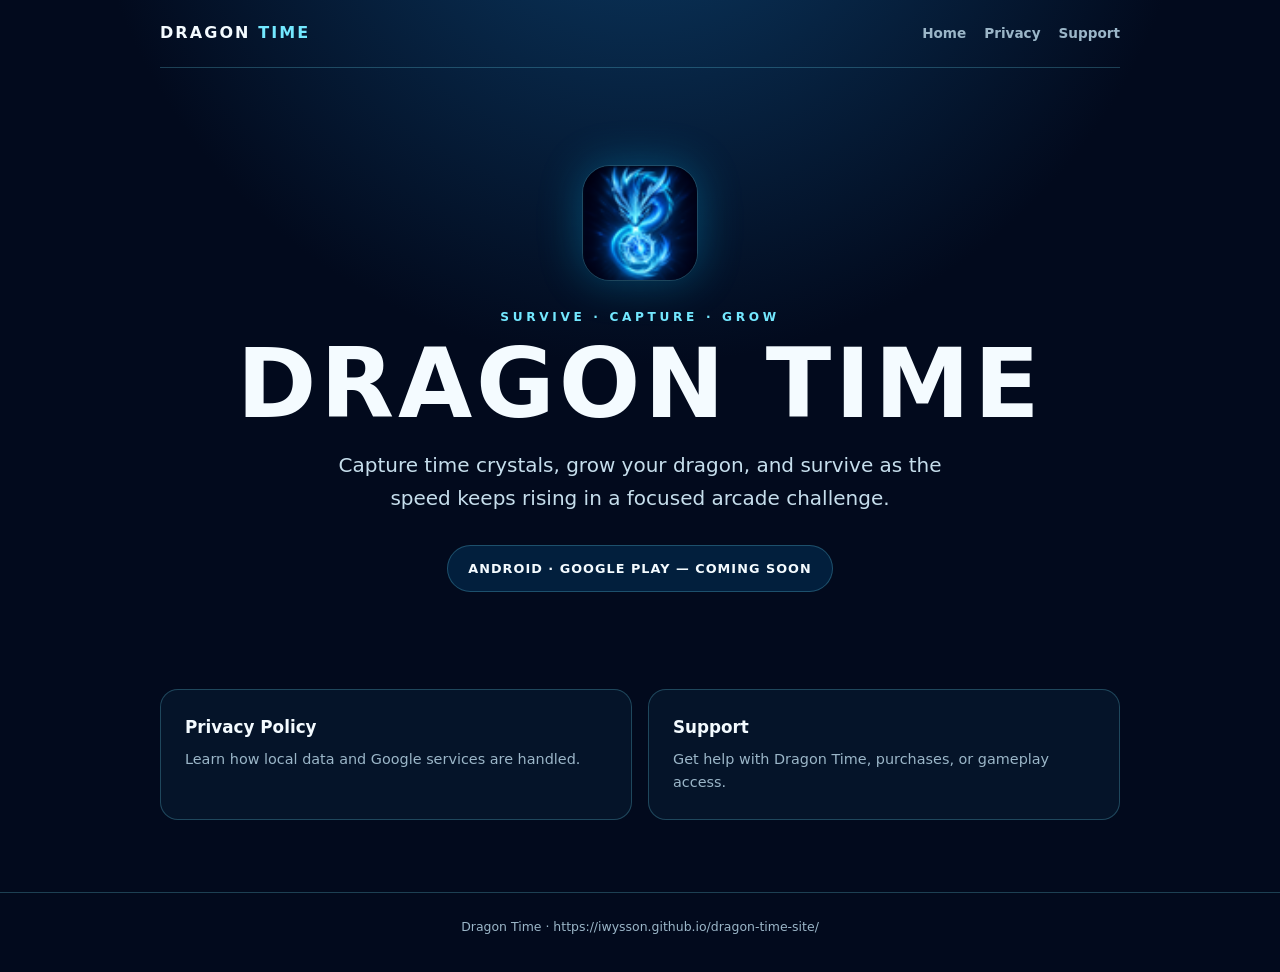
<file: index.html>
<!doctype html>
<html lang="en">
<head>
  <meta charset="utf-8">
  <meta name="viewport" content="width=device-width,initial-scale=1">
  <meta name="description" content="Dragon Time is a fast arcade game about survival, time crystals, growth, and speed.">
  <title>Dragon Time — Official Site</title>
  <link rel="icon" href="assets/dragon-time-icon.png">
  <link rel="stylesheet" href="assets/site.css">
</head>
<body>
  <header class="shell nav">
    <a class="brand" href="./">DRAGON <span>TIME</span></a>
    <nav class="nav-links" aria-label="Primary navigation">
      <a href="./">Home</a><a href="privacy/">Privacy</a><a href="support/">Support</a>
    </nav>
  </header>
  <main>
    <section class="shell hero">
      <div>
        <img class="icon" src="./assets/dragon-time-icon.png" width="116" height="116" alt="Dragon Time app icon">
        <p class="eyebrow">SURVIVE · CAPTURE · GROW</p>
        <h1>DRAGON TIME</h1>
        <p class="lead">Capture time crystals, grow your dragon, and survive as the speed keeps rising in a focused arcade challenge.</p>
        <span class="badge">ANDROID · GOOGLE PLAY — COMING SOON</span>
      </div>
    </section>
    <section class="shell cards" aria-label="Information">
      <a class="card" href="privacy/"><h2>Privacy Policy</h2><p>Learn how local data and Google services are handled.</p></a>
      <a class="card" href="support/"><h2>Support</h2><p>Get help with Dragon Time, purchases, or gameplay access.</p></a>
    </section>
  </main>
  <footer><div class="shell">Dragon Time · <span>https://iwysson.github.io/dragon-time-site/</span></div></footer>
</body>
</html>
</file>
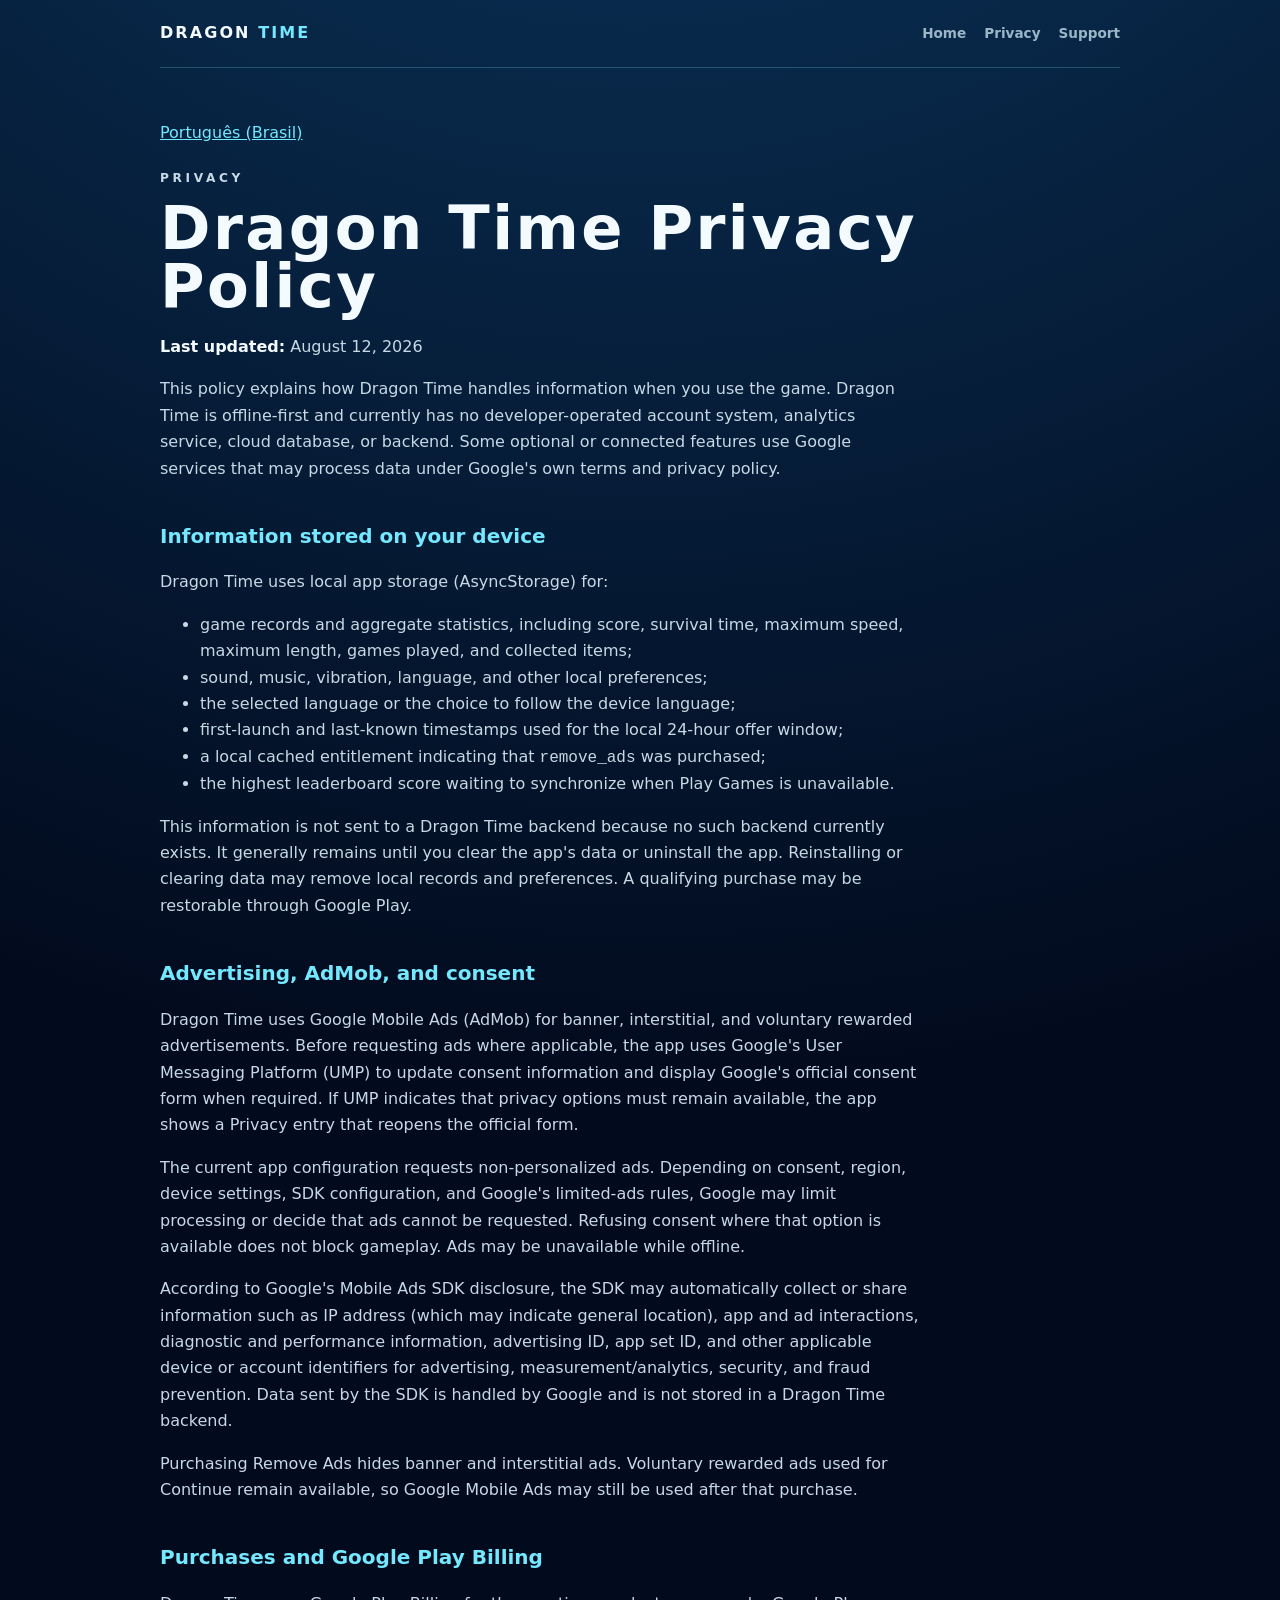
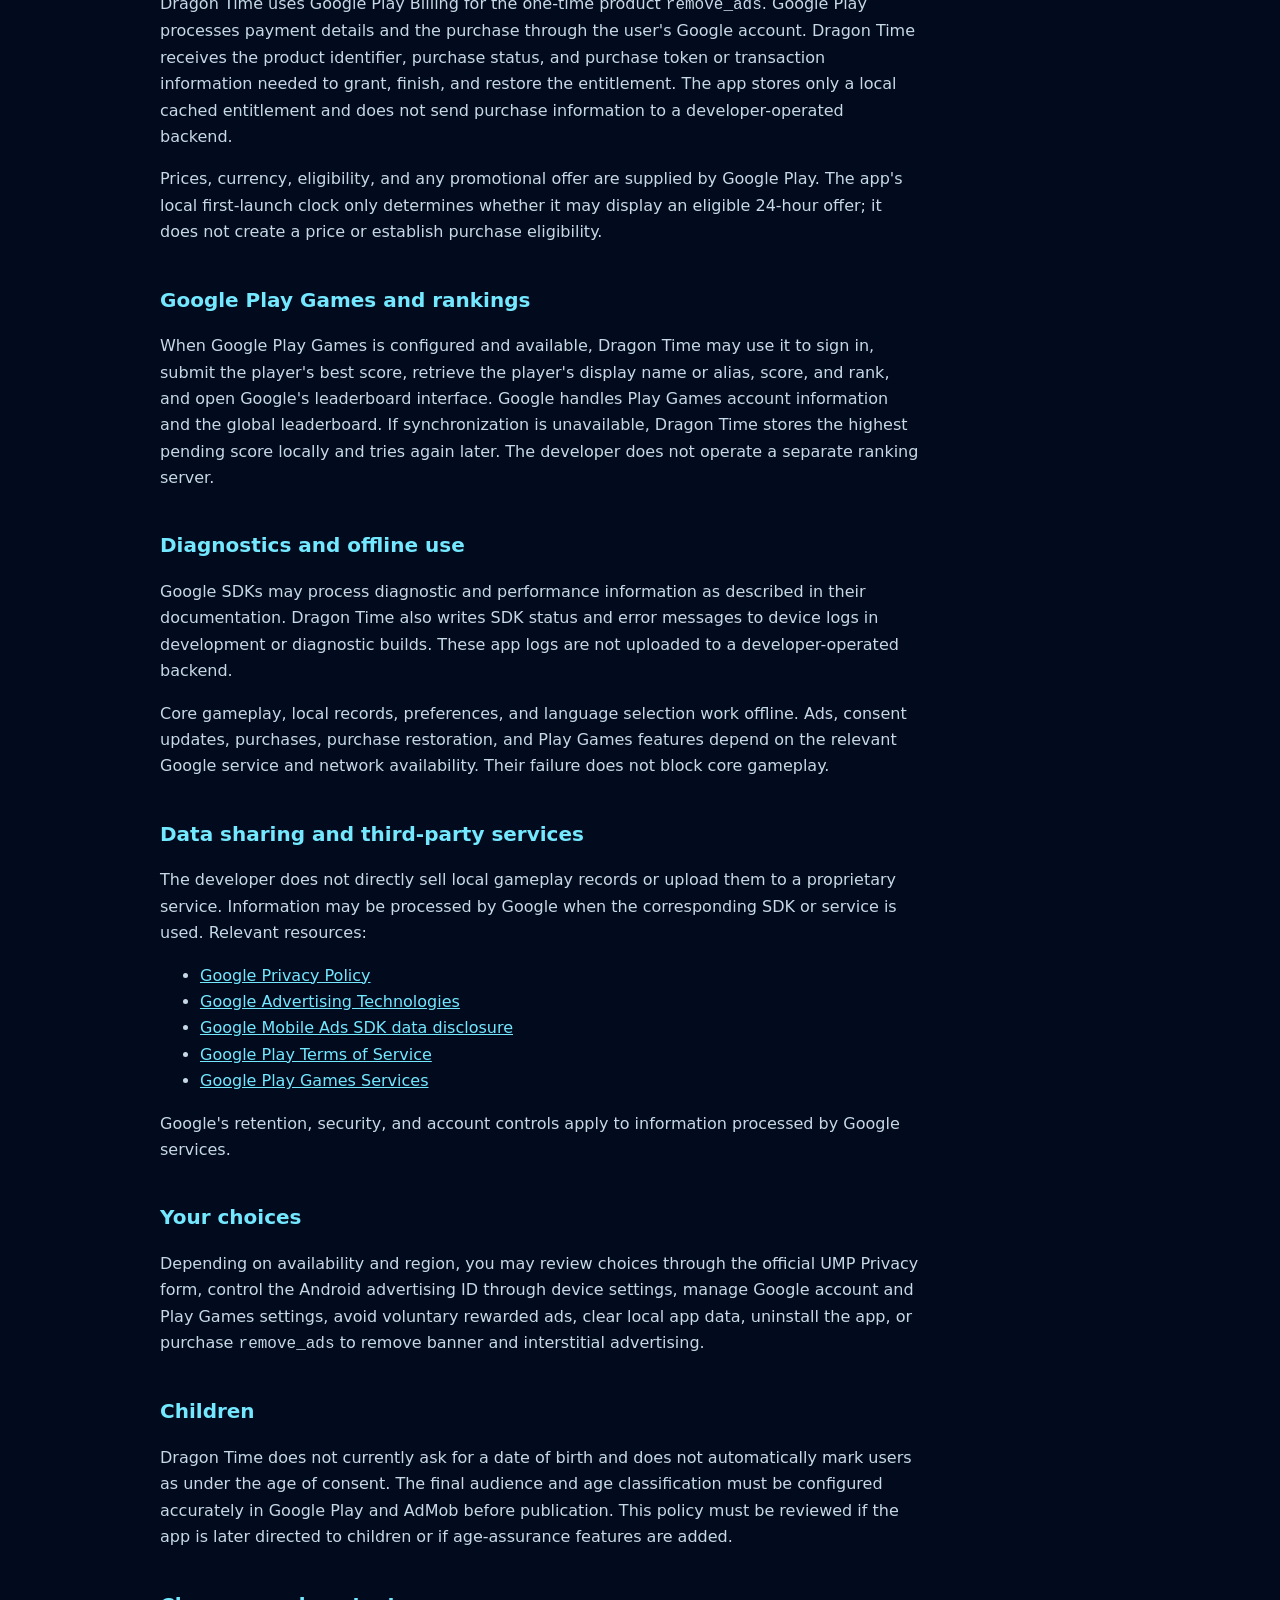
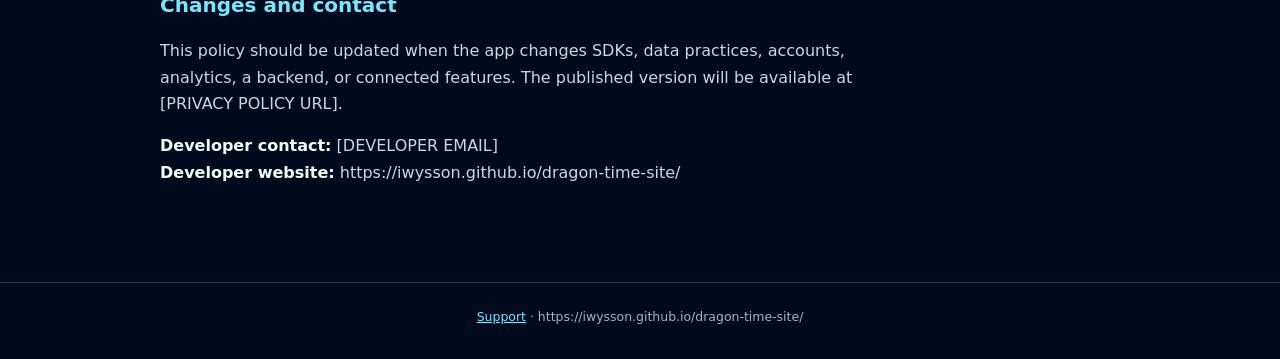
<file: privacy/index.html>
<!doctype html>
<html lang="en">
<head>
  <meta charset="utf-8">
  <meta name="viewport" content="width=device-width,initial-scale=1">
  <meta name="description" content="Dragon Time Privacy Policy.">
  <title>Privacy Policy — Dragon Time</title>
  <link rel="icon" href="../assets/dragon-time-icon.png">
  <link rel="stylesheet" href="../assets/site.css">
</head>
<body>
  <header class="shell nav">
    <a class="brand" href="../">DRAGON <span>TIME</span></a>
    <nav class="nav-links" aria-label="Primary navigation"><a href="../">Home</a><a href="./">Privacy</a><a href="../support/">Support</a></nav>
  </header>
  <main class="shell content"><article>
    <a class="language-switch" href="pt-br/" lang="pt-BR">Português (Brasil)</a>
    <p class="eyebrow">PRIVACY</p><h1>Dragon Time Privacy Policy</h1><p><strong>Last updated:</strong> August 12, 2026</p>
    <p>This policy explains how Dragon Time handles information when you use the game. Dragon Time is offline-first and currently has no developer-operated account system, analytics service, cloud database, or backend. Some optional or connected features use Google services that may process data under Google's own terms and privacy policy.</p>

    <h2>Information stored on your device</h2>
    <p>Dragon Time uses local app storage (AsyncStorage) for:</p>
    <ul><li>game records and aggregate statistics, including score, survival time, maximum speed, maximum length, games played, and collected items;</li><li>sound, music, vibration, language, and other local preferences;</li><li>the selected language or the choice to follow the device language;</li><li>first-launch and last-known timestamps used for the local 24-hour offer window;</li><li>a local cached entitlement indicating that <code>remove_ads</code> was purchased;</li><li>the highest leaderboard score waiting to synchronize when Play Games is unavailable.</li></ul>
    <p>This information is not sent to a Dragon Time backend because no such backend currently exists. It generally remains until you clear the app's data or uninstall the app. Reinstalling or clearing data may remove local records and preferences. A qualifying purchase may be restorable through Google Play.</p>

    <h2>Advertising, AdMob, and consent</h2>
    <p>Dragon Time uses Google Mobile Ads (AdMob) for banner, interstitial, and voluntary rewarded advertisements. Before requesting ads where applicable, the app uses Google's User Messaging Platform (UMP) to update consent information and display Google's official consent form when required. If UMP indicates that privacy options must remain available, the app shows a Privacy entry that reopens the official form.</p>
    <p>The current app configuration requests non-personalized ads. Depending on consent, region, device settings, SDK configuration, and Google's limited-ads rules, Google may limit processing or decide that ads cannot be requested. Refusing consent where that option is available does not block gameplay. Ads may be unavailable while offline.</p>
    <p>According to Google's Mobile Ads SDK disclosure, the SDK may automatically collect or share information such as IP address (which may indicate general location), app and ad interactions, diagnostic and performance information, advertising ID, app set ID, and other applicable device or account identifiers for advertising, measurement/analytics, security, and fraud prevention. Data sent by the SDK is handled by Google and is not stored in a Dragon Time backend.</p>
    <p>Purchasing Remove Ads hides banner and interstitial ads. Voluntary rewarded ads used for Continue remain available, so Google Mobile Ads may still be used after that purchase.</p>

    <h2>Purchases and Google Play Billing</h2>
    <p>Dragon Time uses Google Play Billing for the one-time product <code>remove_ads</code>. Google Play processes payment details and the purchase through the user's Google account. Dragon Time receives the product identifier, purchase status, and purchase token or transaction information needed to grant, finish, and restore the entitlement. The app stores only a local cached entitlement and does not send purchase information to a developer-operated backend.</p>
    <p>Prices, currency, eligibility, and any promotional offer are supplied by Google Play. The app's local first-launch clock only determines whether it may display an eligible 24-hour offer; it does not create a price or establish purchase eligibility.</p>

    <h2>Google Play Games and rankings</h2>
    <p>When Google Play Games is configured and available, Dragon Time may use it to sign in, submit the player's best score, retrieve the player's display name or alias, score, and rank, and open Google's leaderboard interface. Google handles Play Games account information and the global leaderboard. If synchronization is unavailable, Dragon Time stores the highest pending score locally and tries again later. The developer does not operate a separate ranking server.</p>

    <h2>Diagnostics and offline use</h2>
    <p>Google SDKs may process diagnostic and performance information as described in their documentation. Dragon Time also writes SDK status and error messages to device logs in development or diagnostic builds. These app logs are not uploaded to a developer-operated backend.</p>
    <p>Core gameplay, local records, preferences, and language selection work offline. Ads, consent updates, purchases, purchase restoration, and Play Games features depend on the relevant Google service and network availability. Their failure does not block core gameplay.</p>

    <h2>Data sharing and third-party services</h2>
    <p>The developer does not directly sell local gameplay records or upload them to a proprietary service. Information may be processed by Google when the corresponding SDK or service is used. Relevant resources:</p>
    <ul><li><a href="https://policies.google.com/privacy">Google Privacy Policy</a></li><li><a href="https://policies.google.com/technologies/ads">Google Advertising Technologies</a></li><li><a href="https://developers.google.com/admob/android/privacy/play-data-disclosure">Google Mobile Ads SDK data disclosure</a></li><li><a href="https://play.google.com/about/play-terms/">Google Play Terms of Service</a></li><li><a href="https://developers.google.com/games/services">Google Play Games Services</a></li></ul>
    <p>Google's retention, security, and account controls apply to information processed by Google services.</p>

    <h2>Your choices</h2>
    <p>Depending on availability and region, you may review choices through the official UMP Privacy form, control the Android advertising ID through device settings, manage Google account and Play Games settings, avoid voluntary rewarded ads, clear local app data, uninstall the app, or purchase <code>remove_ads</code> to remove banner and interstitial advertising.</p>

    <h2>Children</h2>
    <p>Dragon Time does not currently ask for a date of birth and does not automatically mark users as under the age of consent. The final audience and age classification must be configured accurately in Google Play and AdMob before publication. This policy must be reviewed if the app is later directed to children or if age-assurance features are added.</p>

    <h2>Changes and contact</h2>
    <p>This policy should be updated when the app changes SDKs, data practices, accounts, analytics, a backend, or connected features. The published version will be available at [PRIVACY POLICY URL].</p>
    <p><strong>Developer contact:</strong> [DEVELOPER EMAIL]<br><strong>Developer website:</strong> https://iwysson.github.io/dragon-time-site/</p>
  </article></main>
  <footer><div class="shell"><a href="../support/">Support</a> · https://iwysson.github.io/dragon-time-site/</div></footer>
</body>
</html>
</file>
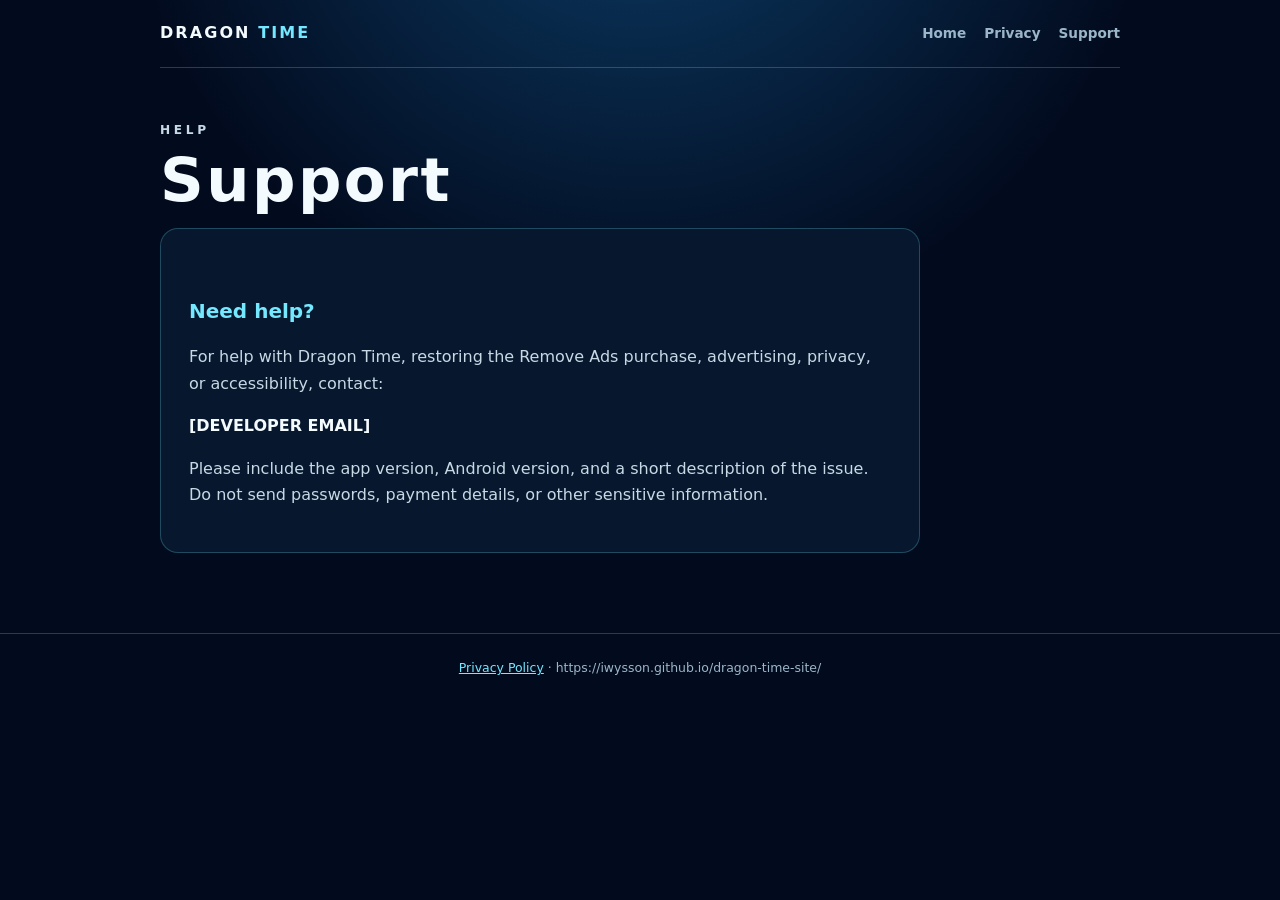
<file: support/index.html>
<!doctype html>
<html lang="en">
<head>
  <meta charset="utf-8">
  <meta name="viewport" content="width=device-width,initial-scale=1">
  <meta name="description" content="Dragon Time support and contact information.">
  <title>Support — Dragon Time</title>
  <link rel="icon" href="../assets/dragon-time-icon.png">
  <link rel="stylesheet" href="../assets/site.css">
</head>
<body>
  <header class="shell nav">
    <a class="brand" href="../">DRAGON <span>TIME</span></a>
    <nav class="nav-links" aria-label="Primary navigation"><a href="../">Home</a><a href="../privacy/">Privacy</a><a href="./">Support</a></nav>
  </header>
  <main class="shell content">
    <article>
      <p class="eyebrow">HELP</p><h1>Support</h1>
      <div class="support">
        <h2>Need help?</h2>
        <p>For help with Dragon Time, restoring the Remove Ads purchase, advertising, privacy, or accessibility, contact:</p>
        <p><strong>[DEVELOPER EMAIL]</strong></p>
        <p>Please include the app version, Android version, and a short description of the issue. Do not send passwords, payment details, or other sensitive information.</p>
      </div>
    </article>
  </main>
  <footer><div class="shell"><a href="../privacy/">Privacy Policy</a> · https://iwysson.github.io/dragon-time-site/</div></footer>
</body>
</html>
</file>
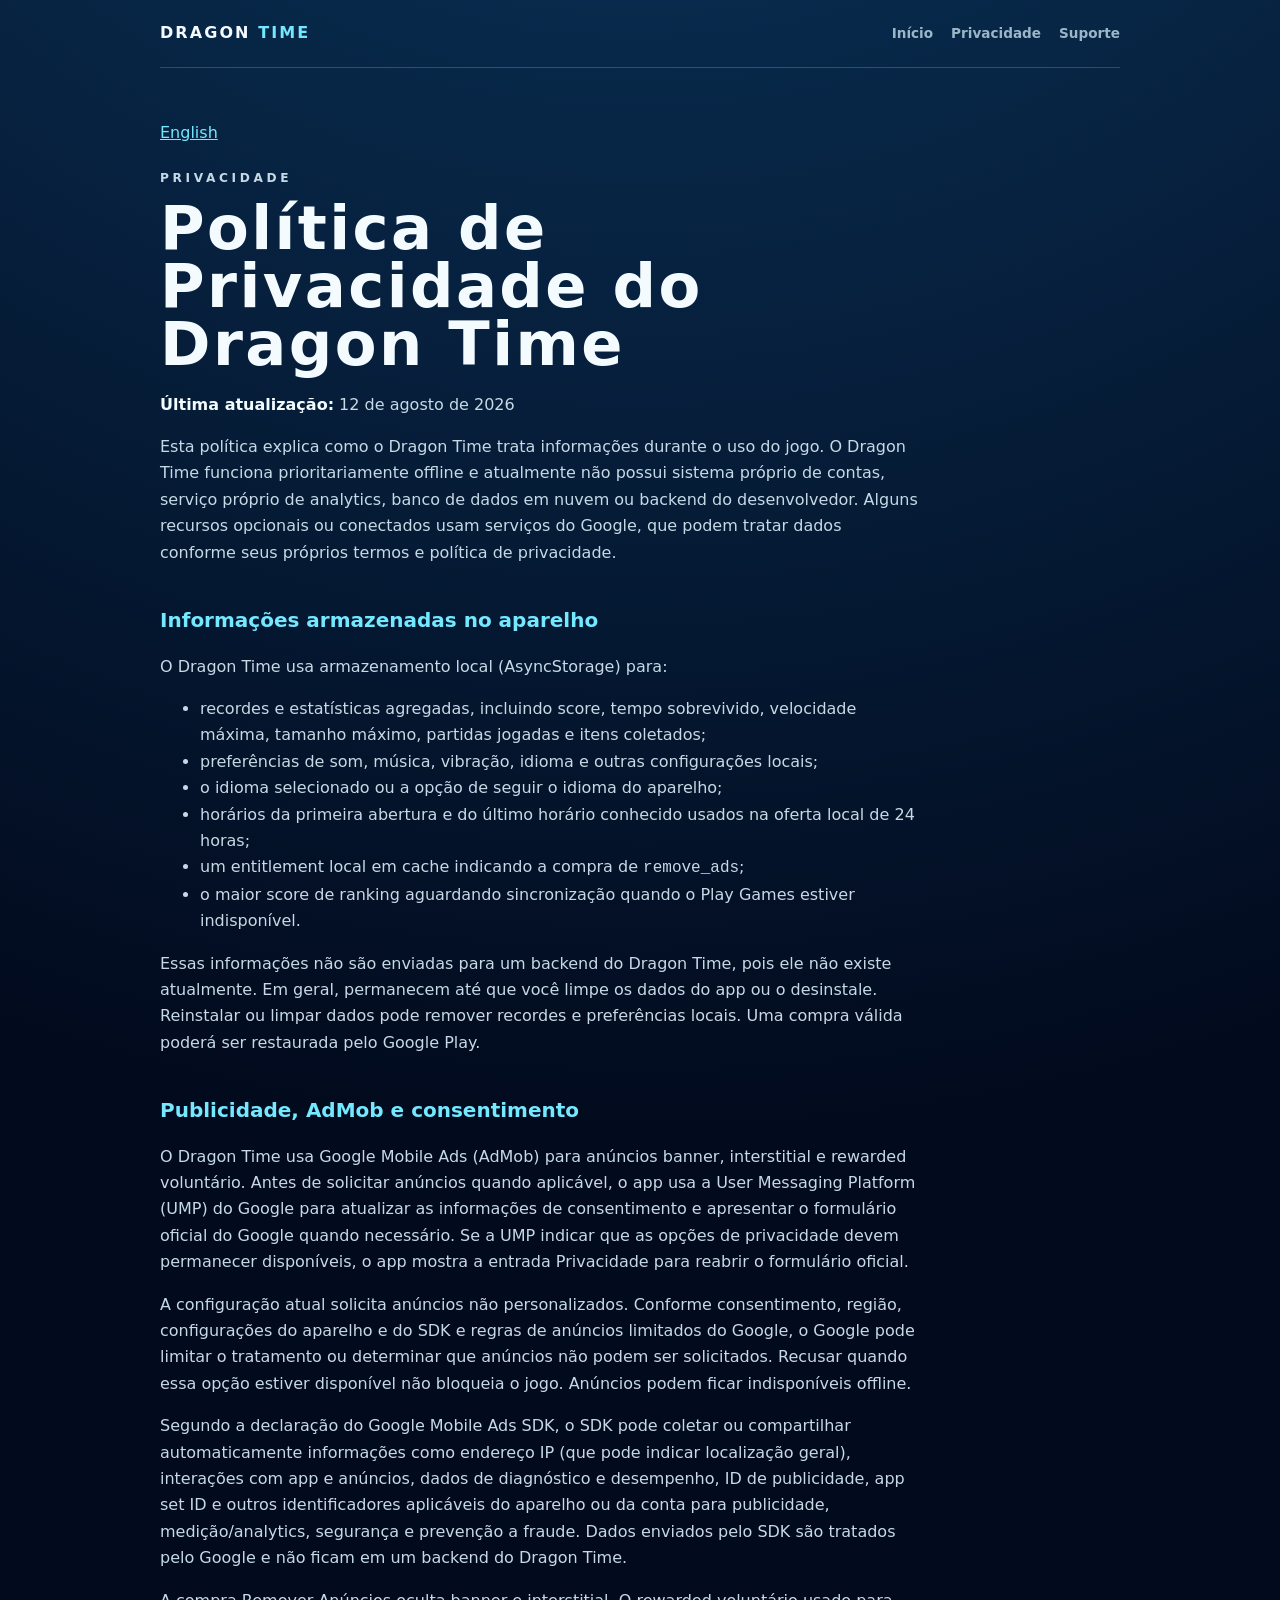
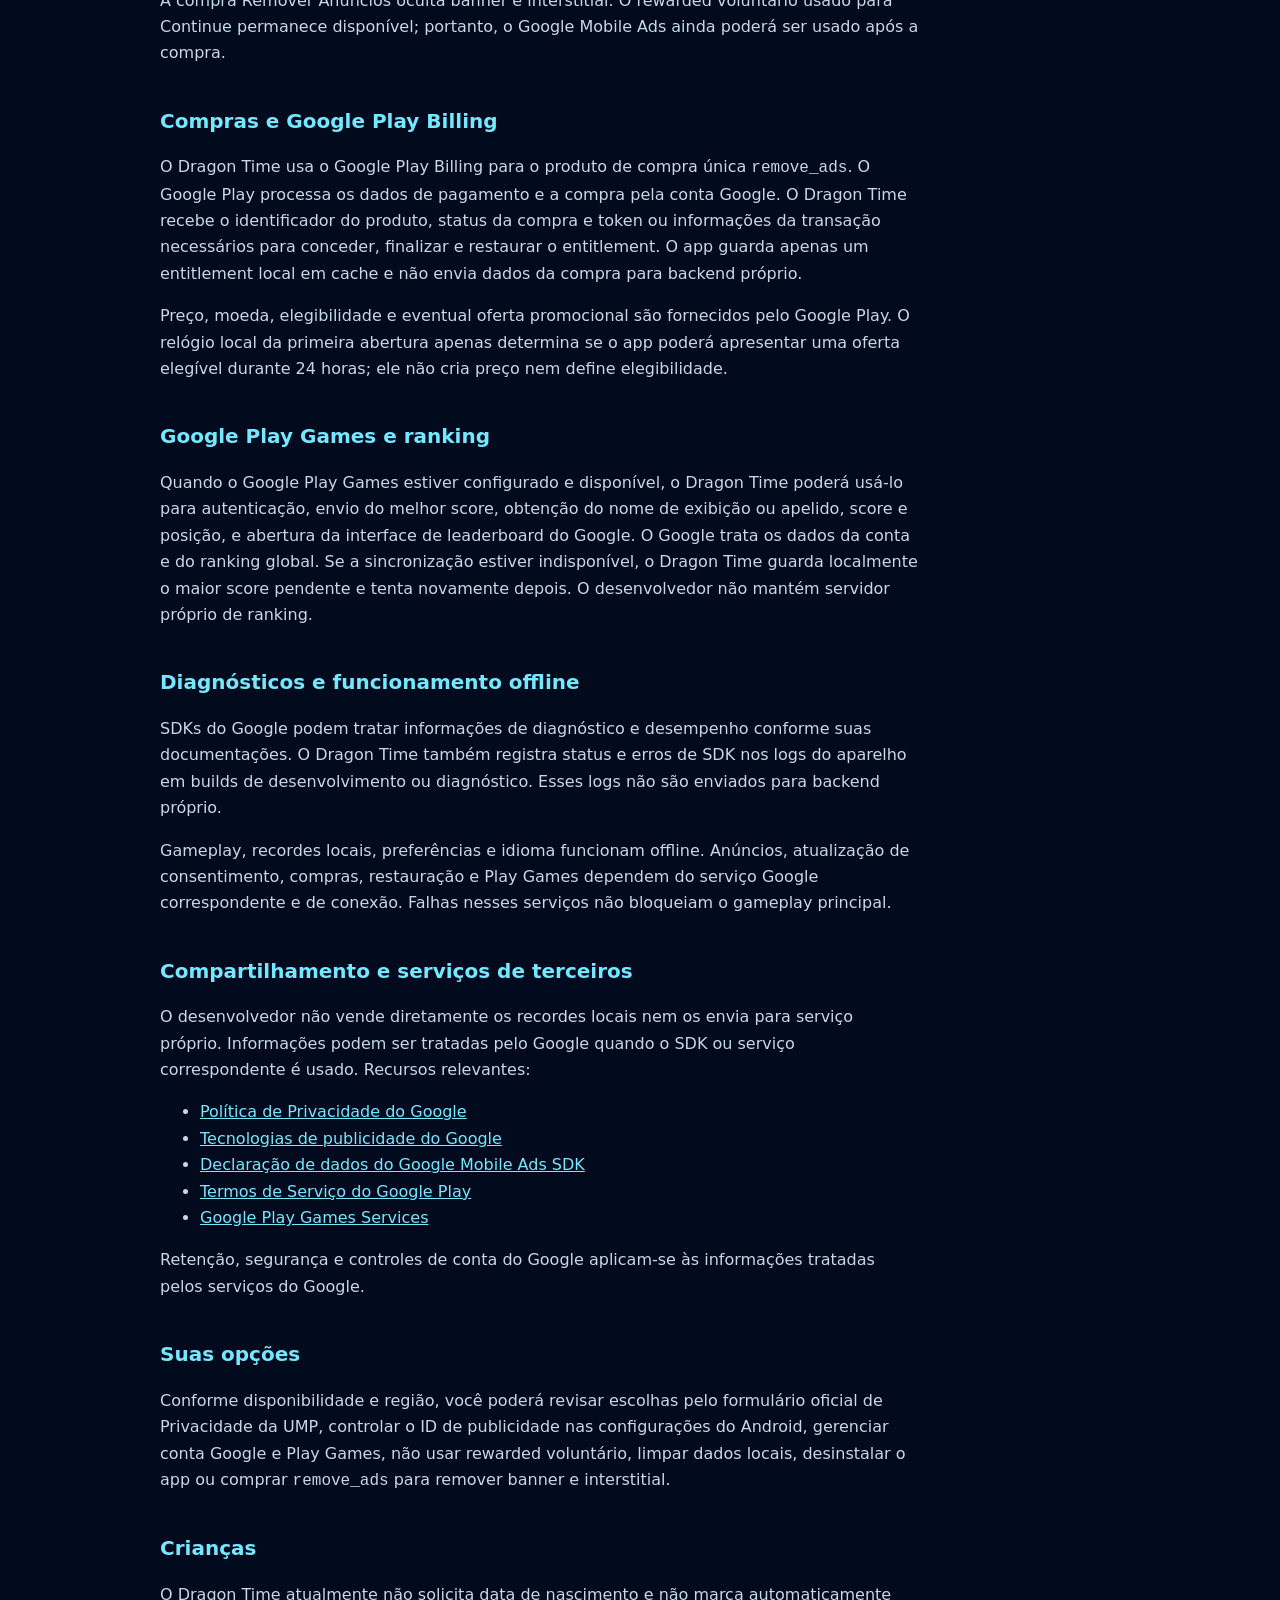
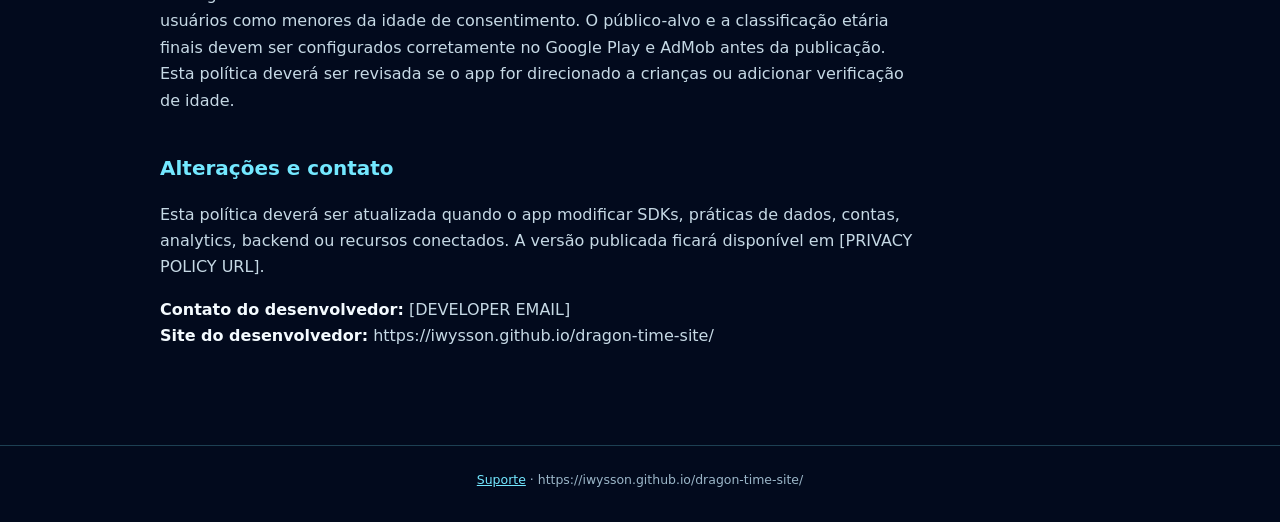
<file: privacy/pt-br/index.html>
<!doctype html>
<html lang="pt-BR">
<head>
  <meta charset="utf-8">
  <meta name="viewport" content="width=device-width,initial-scale=1">
  <meta name="description" content="Política de Privacidade do Dragon Time.">
  <title>Política de Privacidade — Dragon Time</title>
  <link rel="icon" href="../../assets/dragon-time-icon.png">
  <link rel="stylesheet" href="../../assets/site.css">
</head>
<body>
  <header class="shell nav">
    <a class="brand" href="../../">DRAGON <span>TIME</span></a>
    <nav class="nav-links" aria-label="Navegação principal"><a href="../../">Início</a><a href="./">Privacidade</a><a href="../../support/">Suporte</a></nav>
  </header>
  <main class="shell content"><article>
    <a class="language-switch" href="../" lang="en">English</a>
    <p class="eyebrow">PRIVACIDADE</p><h1>Política de Privacidade do Dragon Time</h1><p><strong>Última atualização:</strong> 12 de agosto de 2026</p>
    <p>Esta política explica como o Dragon Time trata informações durante o uso do jogo. O Dragon Time funciona prioritariamente offline e atualmente não possui sistema próprio de contas, serviço próprio de analytics, banco de dados em nuvem ou backend do desenvolvedor. Alguns recursos opcionais ou conectados usam serviços do Google, que podem tratar dados conforme seus próprios termos e política de privacidade.</p>

    <h2>Informações armazenadas no aparelho</h2>
    <p>O Dragon Time usa armazenamento local (AsyncStorage) para:</p>
    <ul><li>recordes e estatísticas agregadas, incluindo score, tempo sobrevivido, velocidade máxima, tamanho máximo, partidas jogadas e itens coletados;</li><li>preferências de som, música, vibração, idioma e outras configurações locais;</li><li>o idioma selecionado ou a opção de seguir o idioma do aparelho;</li><li>horários da primeira abertura e do último horário conhecido usados na oferta local de 24 horas;</li><li>um entitlement local em cache indicando a compra de <code>remove_ads</code>;</li><li>o maior score de ranking aguardando sincronização quando o Play Games estiver indisponível.</li></ul>
    <p>Essas informações não são enviadas para um backend do Dragon Time, pois ele não existe atualmente. Em geral, permanecem até que você limpe os dados do app ou o desinstale. Reinstalar ou limpar dados pode remover recordes e preferências locais. Uma compra válida poderá ser restaurada pelo Google Play.</p>

    <h2>Publicidade, AdMob e consentimento</h2>
    <p>O Dragon Time usa Google Mobile Ads (AdMob) para anúncios banner, interstitial e rewarded voluntário. Antes de solicitar anúncios quando aplicável, o app usa a User Messaging Platform (UMP) do Google para atualizar as informações de consentimento e apresentar o formulário oficial do Google quando necessário. Se a UMP indicar que as opções de privacidade devem permanecer disponíveis, o app mostra a entrada Privacidade para reabrir o formulário oficial.</p>
    <p>A configuração atual solicita anúncios não personalizados. Conforme consentimento, região, configurações do aparelho e do SDK e regras de anúncios limitados do Google, o Google pode limitar o tratamento ou determinar que anúncios não podem ser solicitados. Recusar quando essa opção estiver disponível não bloqueia o jogo. Anúncios podem ficar indisponíveis offline.</p>
    <p>Segundo a declaração do Google Mobile Ads SDK, o SDK pode coletar ou compartilhar automaticamente informações como endereço IP (que pode indicar localização geral), interações com app e anúncios, dados de diagnóstico e desempenho, ID de publicidade, app set ID e outros identificadores aplicáveis do aparelho ou da conta para publicidade, medição/analytics, segurança e prevenção a fraude. Dados enviados pelo SDK são tratados pelo Google e não ficam em um backend do Dragon Time.</p>
    <p>A compra Remover Anúncios oculta banner e interstitial. O rewarded voluntário usado para Continue permanece disponível; portanto, o Google Mobile Ads ainda poderá ser usado após a compra.</p>

    <h2>Compras e Google Play Billing</h2>
    <p>O Dragon Time usa o Google Play Billing para o produto de compra única <code>remove_ads</code>. O Google Play processa os dados de pagamento e a compra pela conta Google. O Dragon Time recebe o identificador do produto, status da compra e token ou informações da transação necessários para conceder, finalizar e restaurar o entitlement. O app guarda apenas um entitlement local em cache e não envia dados da compra para backend próprio.</p>
    <p>Preço, moeda, elegibilidade e eventual oferta promocional são fornecidos pelo Google Play. O relógio local da primeira abertura apenas determina se o app poderá apresentar uma oferta elegível durante 24 horas; ele não cria preço nem define elegibilidade.</p>

    <h2>Google Play Games e ranking</h2>
    <p>Quando o Google Play Games estiver configurado e disponível, o Dragon Time poderá usá-lo para autenticação, envio do melhor score, obtenção do nome de exibição ou apelido, score e posição, e abertura da interface de leaderboard do Google. O Google trata os dados da conta e do ranking global. Se a sincronização estiver indisponível, o Dragon Time guarda localmente o maior score pendente e tenta novamente depois. O desenvolvedor não mantém servidor próprio de ranking.</p>

    <h2>Diagnósticos e funcionamento offline</h2>
    <p>SDKs do Google podem tratar informações de diagnóstico e desempenho conforme suas documentações. O Dragon Time também registra status e erros de SDK nos logs do aparelho em builds de desenvolvimento ou diagnóstico. Esses logs não são enviados para backend próprio.</p>
    <p>Gameplay, recordes locais, preferências e idioma funcionam offline. Anúncios, atualização de consentimento, compras, restauração e Play Games dependem do serviço Google correspondente e de conexão. Falhas nesses serviços não bloqueiam o gameplay principal.</p>

    <h2>Compartilhamento e serviços de terceiros</h2>
    <p>O desenvolvedor não vende diretamente os recordes locais nem os envia para serviço próprio. Informações podem ser tratadas pelo Google quando o SDK ou serviço correspondente é usado. Recursos relevantes:</p>
    <ul><li><a href="https://policies.google.com/privacy?hl=pt-BR">Política de Privacidade do Google</a></li><li><a href="https://policies.google.com/technologies/ads?hl=pt-BR">Tecnologias de publicidade do Google</a></li><li><a href="https://developers.google.com/admob/android/privacy/play-data-disclosure">Declaração de dados do Google Mobile Ads SDK</a></li><li><a href="https://play.google.com/intl/pt-BR_br/about/play-terms/">Termos de Serviço do Google Play</a></li><li><a href="https://developers.google.com/games/services">Google Play Games Services</a></li></ul>
    <p>Retenção, segurança e controles de conta do Google aplicam-se às informações tratadas pelos serviços do Google.</p>

    <h2>Suas opções</h2>
    <p>Conforme disponibilidade e região, você poderá revisar escolhas pelo formulário oficial de Privacidade da UMP, controlar o ID de publicidade nas configurações do Android, gerenciar conta Google e Play Games, não usar rewarded voluntário, limpar dados locais, desinstalar o app ou comprar <code>remove_ads</code> para remover banner e interstitial.</p>

    <h2>Crianças</h2>
    <p>O Dragon Time atualmente não solicita data de nascimento e não marca automaticamente usuários como menores da idade de consentimento. O público-alvo e a classificação etária finais devem ser configurados corretamente no Google Play e AdMob antes da publicação. Esta política deverá ser revisada se o app for direcionado a crianças ou adicionar verificação de idade.</p>

    <h2>Alterações e contato</h2>
    <p>Esta política deverá ser atualizada quando o app modificar SDKs, práticas de dados, contas, analytics, backend ou recursos conectados. A versão publicada ficará disponível em [PRIVACY POLICY URL].</p>
    <p><strong>Contato do desenvolvedor:</strong> [DEVELOPER EMAIL]<br><strong>Site do desenvolvedor:</strong> https://iwysson.github.io/dragon-time-site/</p>
  </article></main>
  <footer><div class="shell"><a href="../../support/">Suporte</a> · https://iwysson.github.io/dragon-time-site/</div></footer>
</body>
</html>
</file>
<file: assets/site.css>
:root {
  color-scheme: dark;
  --bg: #020a1d;
  --panel: #07182e;
  --cyan: #73e8ff;
  --blue: #087fd0;
  --text: #f4fbff;
  --muted: #9bb6c8;
  --stroke: rgba(115, 232, 255, 0.24);
}

* { box-sizing: border-box; }
html { scroll-behavior: smooth; }
body { margin: 0; min-height: 100vh; background: radial-gradient(circle at 50% -20%, #0c3e69 0, var(--bg) 42%); color: var(--text); font: 16px/1.65 system-ui, -apple-system, BlinkMacSystemFont, "Segoe UI", sans-serif; }
a { color: var(--cyan); }
img { display: block; max-width: 100%; }
.shell { width: min(100% - 32px, 960px); margin-inline: auto; }
.nav { display: flex; align-items: center; justify-content: space-between; min-height: 68px; border-bottom: 1px solid var(--stroke); }
.brand { color: var(--text); font-weight: 900; letter-spacing: .13em; text-decoration: none; }
.brand span { color: var(--cyan); }
.nav-links { display: flex; gap: 18px; }
.nav-links a { color: var(--muted); font-size: .85rem; font-weight: 700; text-decoration: none; }
.nav-links a:hover, .nav-links a:focus-visible { color: var(--cyan); }
.hero { min-height: 69vh; display: grid; place-items: center; padding: 72px 0; text-align: center; }
.icon { width: 116px; height: 116px; margin: 0 auto 26px; border: 1px solid var(--stroke); border-radius: 28px; box-shadow: 0 0 44px rgba(0, 191, 255, .3); }
.eyebrow { margin: 0; color: var(--cyan); font-size: .76rem; font-weight: 900; letter-spacing: .3em; }
h1 { margin: 12px 0 18px; font-size: clamp(3rem, 12vw, 6rem); line-height: .95; letter-spacing: .04em; }
.lead { max-width: 620px; margin: 0 auto; color: #c6deec; font-size: clamp(1rem, 3vw, 1.25rem); }
.badge { display: inline-flex; align-items: center; margin-top: 30px; padding: 12px 20px; border: 1px solid var(--stroke); border-radius: 999px; background: rgba(7, 127, 208, .18); color: var(--text); font-size: .8rem; font-weight: 800; letter-spacing: .08em; }
.cards { display: grid; gap: 16px; grid-template-columns: repeat(2, 1fr); padding-bottom: 72px; }
.card { padding: 24px; border: 1px solid var(--stroke); border-radius: 18px; background: rgba(7, 24, 46, .78); text-decoration: none; }
.card h2 { margin: 0 0 6px; color: var(--text); font-size: 1.05rem; }
.card p { margin: 0; color: var(--muted); font-size: .9rem; }
.content { padding: 52px 0 80px; }
.content article { max-width: 760px; }
.content h1 { font-size: clamp(2.1rem, 7vw, 3.8rem); }
.content h2 { margin-top: 38px; color: var(--cyan); font-size: 1.25rem; }
.content p, .content li { color: #c6d9e5; }
.content strong { color: var(--text); }
.language-switch { display: inline-block; margin-bottom: 22px; }
.support { padding: 28px; border: 1px solid var(--stroke); border-radius: 18px; background: var(--panel); }
footer { padding: 24px 0 34px; border-top: 1px solid var(--stroke); color: var(--muted); font-size: .78rem; text-align: center; }

@media (max-width: 620px) {
  .shell { width: min(100% - 24px, 960px); }
  .nav { align-items: flex-start; flex-direction: column; gap: 8px; padding: 16px 0; }
  .nav-links { width: 100%; justify-content: space-between; gap: 10px; }
  .hero { min-height: 62vh; padding: 54px 0; }
  .cards { grid-template-columns: 1fr; }
  .content { padding-top: 36px; }
}
</file>
